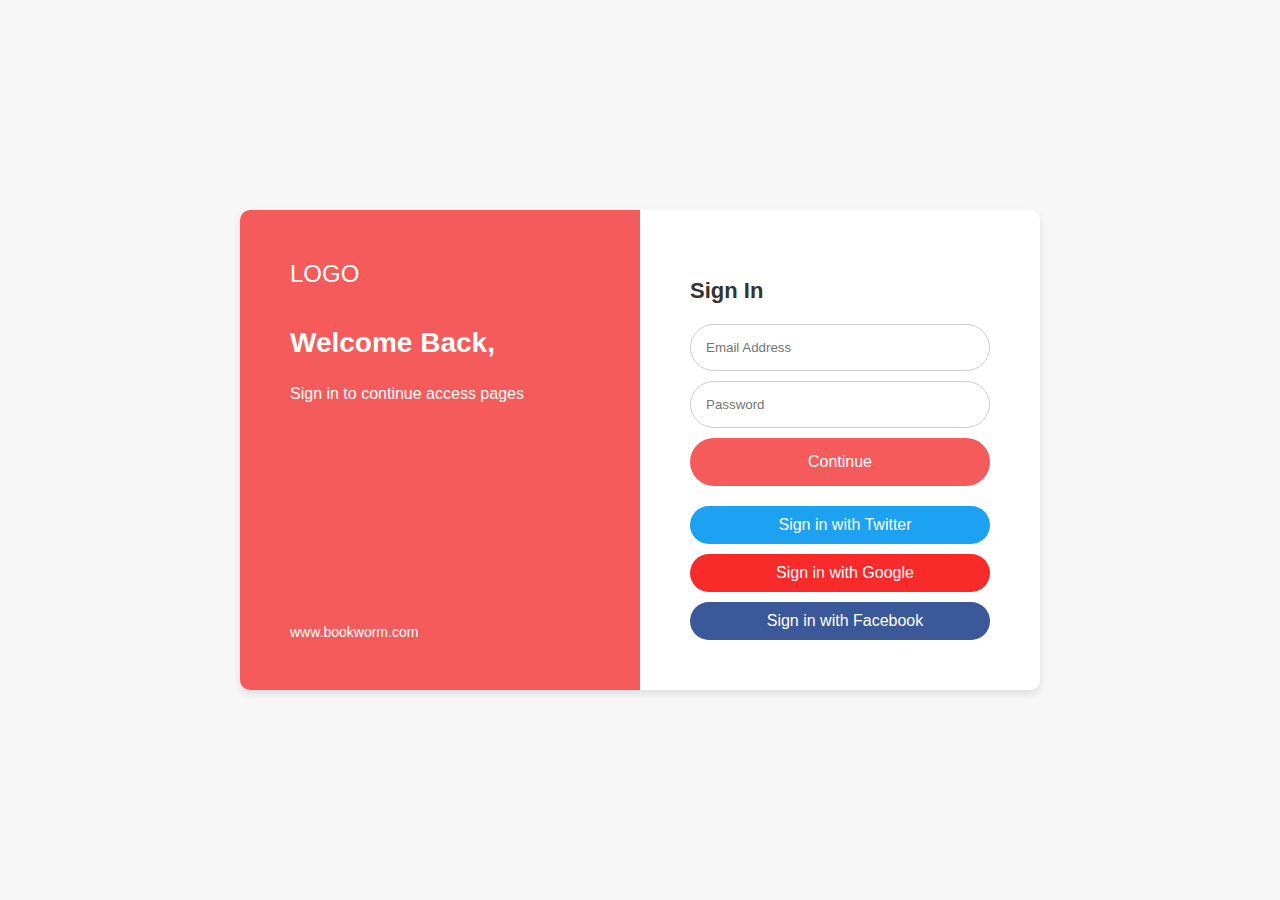
<file: SignIn.html>
<!DOCTYPE html>
<html lang="en">
<head>
    <meta charset="UTF-8">
    <meta name="viewport" content="width=device-width, initial-scale=1.0">
    <title>Login Page</title>
    <style>
        body {
            font-family: 'Arial', sans-serif;
            margin: 0;
            padding: 0;
            display: flex;
            justify-content: center;
            align-items: center;
            height: 100vh;
            background-color: #f7f7f7;
        }

        .container {
            display: flex;
            width: 800px;
            box-shadow: 0 4px 8px rgba(0, 0, 0, 0.1);
            border-radius: 10px;
            overflow: hidden;
        }

        .left-section {
            background-color: #f55b5b;
            color: white;
            padding: 50px;
            flex: 1;
            display: flex;
            flex-direction: column;
            justify-content: center;
            align-items: flex-start;
        }

        .left-section h1 {
            font-size: 28px;
            margin-bottom: 10px;
        }

        .left-section p {
            font-size: 16px;
            margin-bottom: 20px;
        }

        .left-section .logo {
            font-size: 24px;
            margin-bottom: 20px;
        }

        .left-section .website {
            margin-top: auto;
            font-size: 14px;
        }

        .right-section {
            background-color: #ffffff;
            padding: 50px;
            flex: 1;
            display: flex;
            flex-direction: column;
            justify-content: center;
        }

        .right-section h2 {
            font-size: 22px;
            margin-bottom: 20px;
            color: #333;
        }

        .right-section form {
            display: flex;
            flex-direction: column;
        }

        .right-section form input[type="email"],
        .right-section form input[type="password"] {
            padding: 15px;
            margin-bottom: 10px;
            border: 1px solid #ccc;
            border-radius: 30px;
        }

        .right-section form .continue-btn {
            padding: 15px;
            background-color: #f55b5b;
            color: white;
            border: none;
            border-radius: 30px;
            cursor: pointer;
            font-size: 16px;
            margin-bottom: 20px;
        }

        .right-section form .continue-btn:hover {
            background-color: #e14b4b;
        }

        .right-section .social-login {
            display: flex;
            flex-direction: column;
            gap: 10px;
        }

        .social-login button {
            padding: 10px;
            border: none;
            border-radius: 30px;
            cursor: pointer;
            font-size: 16px;
            color: white;
            display: flex;
            align-items: center;
            justify-content: center;
        }

        .social-login button.twitter {
            background-color: #1da1f2;
        }

        .social-login button.google {
            background-color: #f82a2a;
        }

        .social-login button.facebook {
            background-color: #3b5998;
        }

        .social-login button i {
            margin-right: 10px;
        }
    </style>
</head>
<body>

    <div class="container">
        <div class="left-section">
            <div class="logo">LOGO</div>
            <h1>Welcome Back,</h1>
            <p>Sign in to continue access pages</p>
            <div class="website">www.bookworm.com</div>
        </div>
        <div class="right-section">
            <h2>Sign In</h2>
            <form action="#">
                <input type="email" placeholder="Email Address" required>
                <input type="password" placeholder="Password" required>
                <button class="continue-btn" type="submit">Continue</button>
            </form>
            <div class="social-login">
                <button class="twitter">
                    <i class="fa fa-twitter"></i> Sign in with Twitter
                </button>
                <button class="google">
                    <i class="fa fa-google"></i> Sign in with Google
                </button>
                <button class="facebook">
                    <i class="fa fa-facebook"></i> Sign in with Facebook
                </button>
            </div>
        </div>
    </div>

</body>
</html>
</file>
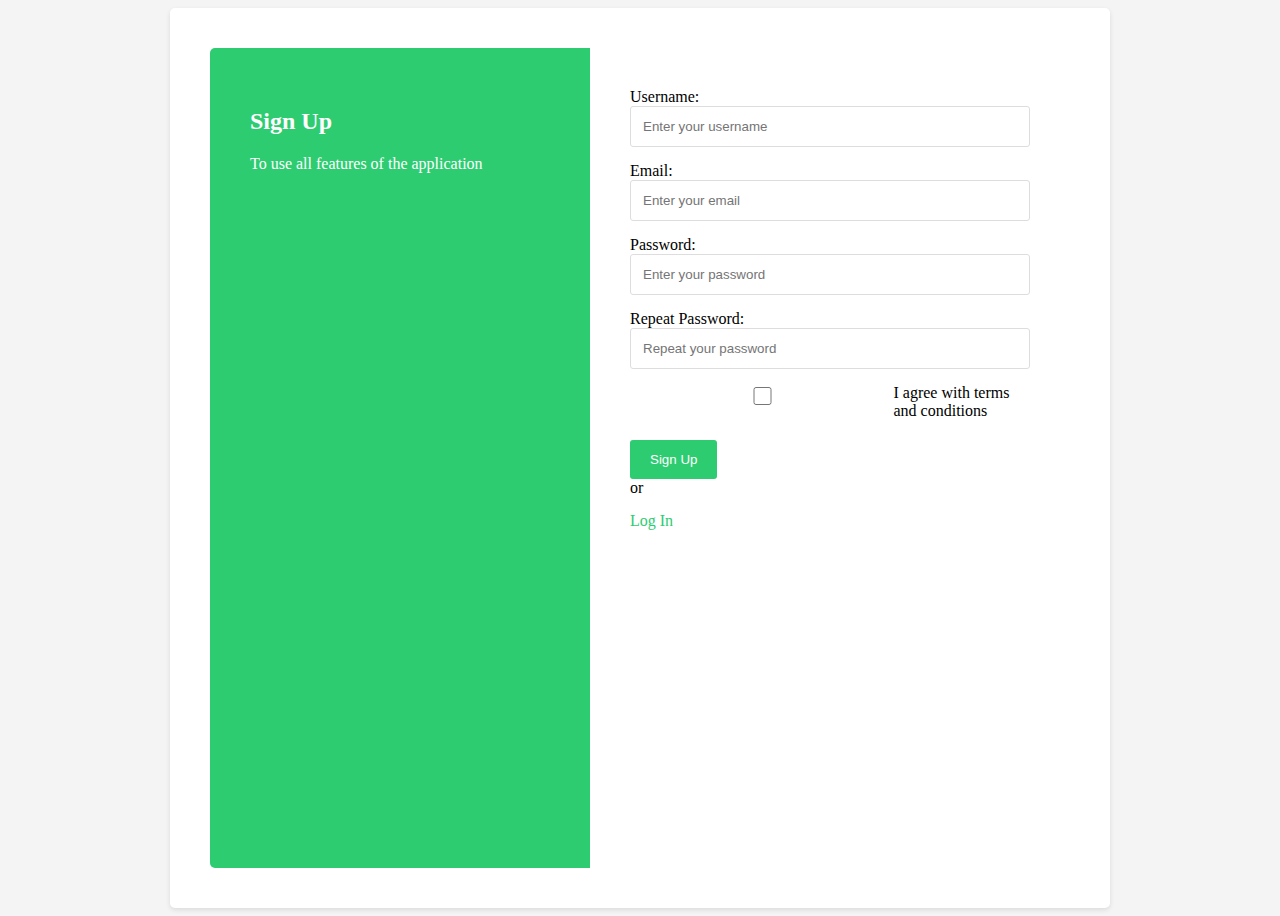
<file: Signup.html>
<!DOCTYPE html>
<html lang="en">
<head>
    <meta charset="UTF-8">
    <meta name="viewport" content="width=device-width, initial-scale=1.0">
    <title>Sign Up Form</title>
    <style>
        body {
            font-family: 'Times New Roman';
            display: flex;
            justify-content: center;
            align-items: left;
            min-height: 100vh;
            background-color: #f4f4f4;
        }

        .container {
            background-color: #fff;
            padding: 40px;
            border-radius: 5px;
            box-shadow: 0 2px 5px rgba(0, 0, 0, 0.1);
            display: flex;
        }

        .left-side {
            background-color: #2ecc71;
            color: #fff;
            padding: 40px;
            border-top-left-radius: 5px;
            border-bottom-left-radius: 5px;
            width: 300px;
            text-align: left;
        }

        .left-side h2 {
            margin-bottom: 20px;
        }

        .left-side p {
            margin-bottom: 0;
        }

        .right-side {
            padding: 40px;
            width: 400px;
        }

        .right-side input,
        .right-side textarea {
            width: 100%;
            padding: 12px;
            margin-bottom: 15px;
            border: 1px solid #ddd;
            border-radius: 3px;
            box-sizing: border-box;
        }

        .right-side button {
            background-color: #2ecc71;
            color: #fff;
            padding: 12px 20px;
            border: none;
            border-radius: 3px;
            cursor: pointer;
            transition: background-color 0.3s ease;
        }

        .right-side button:hover {
            background-color: #27ae60;
        }

        .right-side .checkbox-container {
            display:flex;
            align-items: left;
            margin-bottom: 20px;
        }

        .right-side .checkbox-container input {
            margin-left: 5px;
        }

        .right-side .or-text {
            text-align: left;
            margin-bottom: 15px;
        }

        .right-side .login-link {
            color: #2ecc71;
            text-decoration: none;
        }
    </style>
</head>
<body>
    <div class="container">
        <div class="left-side">
            <h2>Sign Up</h2>
            <p>To use all features of the application</p>
        </div>
        <div class="right-side">
            <form action="connect.php" method="post">
                <div>
                    <label for="username">Username:</label>
                    <input type="text" id="username" name="username" placeholder="Enter your username" required>
                </div>
                <div>
                    <label for="email">Email:</label>
                    <input type="email" id="email" name="email" placeholder="Enter your email" required>
                </div>
                <div>
                    <label for="password">Password:</label>
                    <input type="password" id="password" name="password" placeholder="Enter your password" required>
                </div>
                <div>
                    <label for="repeat-password">Repeat Password:</label>
                    <input type="password" id="repeat-password" name="repeat-password" placeholder="Repeat your password" required>
                </div>
                <div class="checkbox-container">
                    <input type="checkbox" id="terms-checkbox" name="terms-checkbox" required>
                    <label for="terms-checkbox">I agree with terms and conditions</label>
                </div>
                <button type="submit">Sign Up</button>
                <div class="or-text">or</div>
                <a href="SignIn.html" class="login-link">Log In</a>
            </form>
        </div>
    </div>
</body>
</html>
</file>
